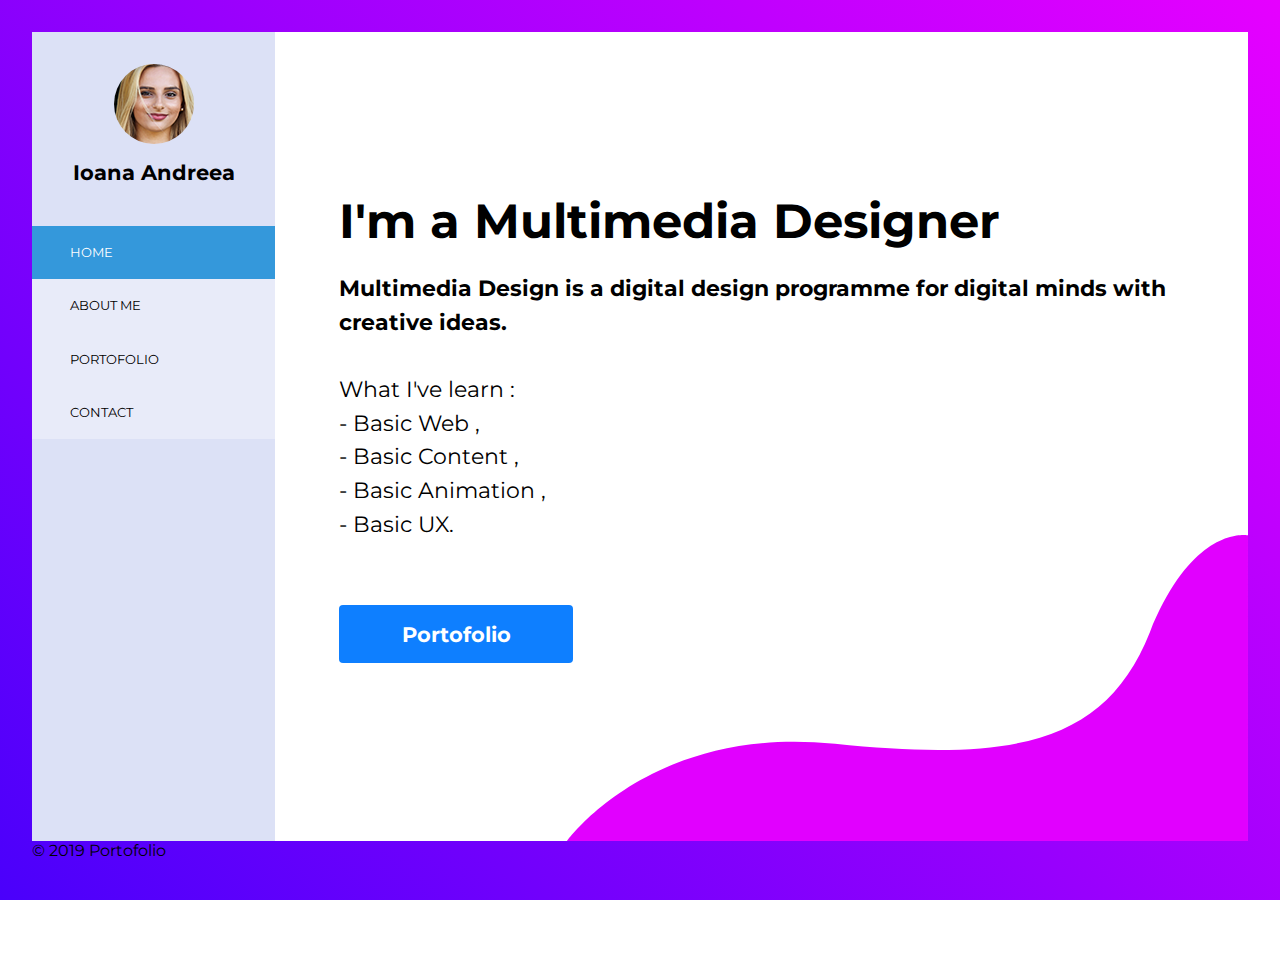
<file: index.html>
<!DOCTYPE html>
<html lang="en">
    <head>
    <title>Portofolio</title>
    <meta charset="utf-8">
    <meta name="viewport" content="width=device-width, initial-scale=1.0">
    <meta name="description" content="andreea's basic html page">
    <link rel="stylesheet" type="text/css" href="css/style.css">
        <link rel="icon" type="image/png" href="images/A.png">

</head>

<body>
    <aside>
    <figure>
        <div id="avatar"></div>
        <figcaption>Ioana Andreea</figcaption>
        </figure>
        
        <img id="menu" src="images/menu.svg" alt="menu">
        <nav>
        <ul>
            <li><a class="activee" href="index.html">Home</a></li>
             <li><a href="about.html">About me</a></li>
             <li><a href="portofolio.html">Portofolio</a></li>
             <li><a href="contact.html">Contact</a></li>
            </ul>
        </nav>
    </aside>
    
    <main>
    <h1>I'm a Multimedia Designer</h1>
        <p><b>Multimedia Design is a digital design programme for digital minds with creative ideas.</b>
            <br>
            <br>
What I've learn : <br> - Basic Web , <br> - Basic Content , <br> - Basic Animation , <br> - Basic UX. </p>
        
        <a href="portofolio.html" class="cta">Portofolio</a>
        
    </main>

    <footer>
        &copy; 2019 Portofolio 
    </footer>
    
    <script src="scripts/script.js"></script>
    
</body>
</html>
</file>
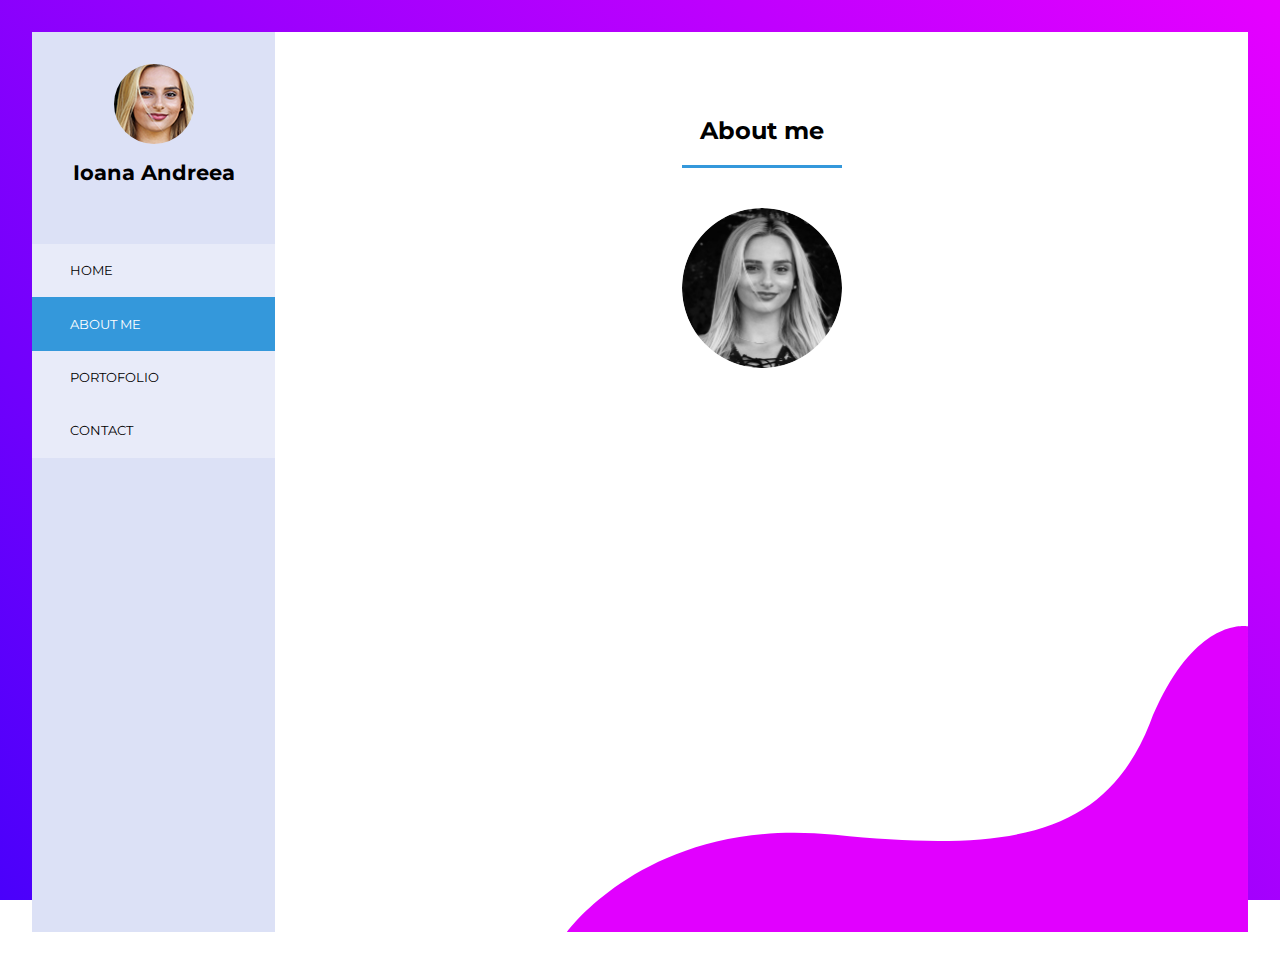
<file: about.html>
<!DOCTYPE html>
<html lang="en">
    <head>
    <title>Portofolio</title>
    <meta charset="utf-8">
    <meta name="viewport" content="width=device-width, initial-scale=1.0">
    <meta name="description" content="andreea's basic html page">
    <link rel="stylesheet" type="text/css" href="css/style.css">
        <link rel="icon" type="image/png" href="images/A.png">

</head>

<body>

    <aside>
        <figure>
            <div id="avatar"></div>
            <figcaption>Ioana Andreea</figcaption>
        </figure>

        <img id="menu" src="images/menu.svg" alt="menu">
        <nav>
            <ul>
                <li><a href="index.html">Home</a></li>
                <li><a class="activee" href="about.html">About me</a></li>
                <li><a href="portofolio.html">Portofolio</a></li>
                <li><a href="contact.html">Contact</a></li>
            </ul>
        </nav>
    </aside>

    <main>

    <div class="team-section">
        <h2>About me </h2>
        <span class="border"></span>
        <div class="ps">
            <a href="aboutinfo.html"><img src="images/p1.png" alt="Andreea"></a>
        </div>
    </div>
    
    </main>
    
    
    <script src="scripts/script.js"></script>

</body>
</html>
</file>
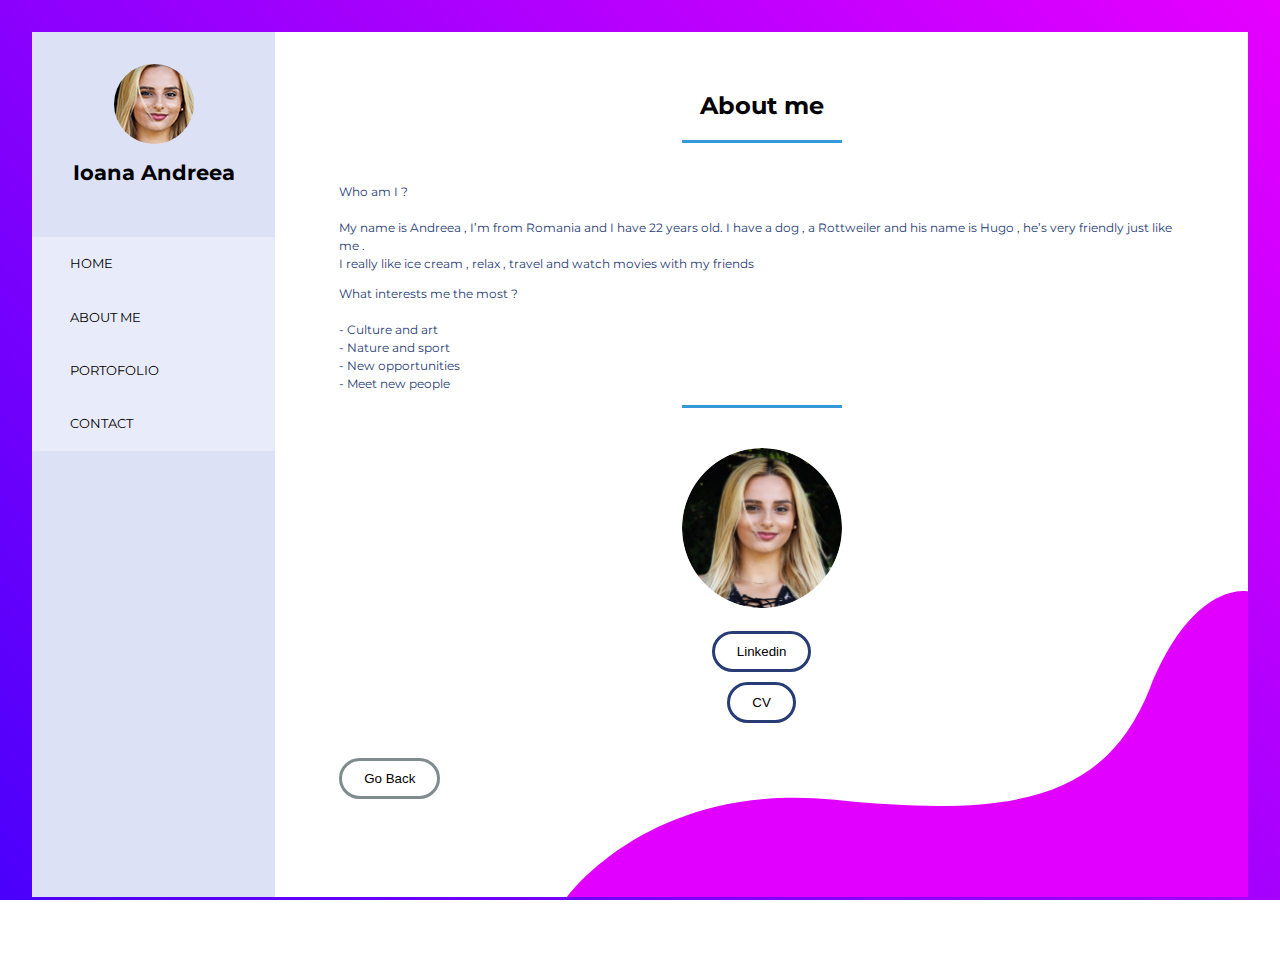
<file: aboutinfo.html>
<!DOCTYPE html>
<html lang="en">
    <head>
    <title>Portofolio</title>
    <meta charset="utf-8">
    <meta name="viewport" content="width=device-width, initial-scale=1.0">
    <meta name="description" content="andreea's basic html page">
    <link rel="stylesheet" type="text/css" href="css/style.css">
    <link rel="icon" type="image/png" href="images/A.png">

</head>

<body>

    <aside>
        <figure>
            <div id="avatar"></div>
            <figcaption>Ioana Andreea</figcaption>
        </figure>
        <img id="menu" src="images/menu.svg" alt="menu">
        <nav>
            <ul>
                <li><a href="index.html">Home</a></li>
                <li><a href="about.html">About me</a></li>
                <li><a href="portofolio.html">Portofolio</a></li>
                <li><a href="contact.html">Contact</a></li>
            </ul>
        </nav>
    </aside>



    <main>
        <div class="team-section">
            <h2 class="aboutinfo">About me </h2>


            <span class="border"></span>
            <p class="text"> Who am I ?<br><br>

                My name is Andreea , I’m from Romania and I have 22 years old.
                I have a dog , a Rottweiler and his name is Hugo , he’s very friendly just like me .<br>
                I really like ice cream , relax , travel and watch movies with my friends
            </p>
            <p class="text">
                What interests me the most ?
                <br>
                <br>
                - Culture and art<br>
                - Nature and sport<br>
                - New opportunities<br>
                - Meet new people<br>
            </p>

            <div class="team-section">
                <span class="border"></span>
                <div class="psi">
                    <a href="#"><img src="images/p1.png" alt="Andreea"></a>

                </div>
                <br>
                <form action="https://www.linkedin.com/in/ioana-andreea-mihai-49b879151/" target="_blank" method="get">
                    <button class="buttonabout">Linkedin</button></form>

                <form action="CV.pdf" target="_blank" method="get"><button class="buttonabout">CV</button></form>



            </div>

            <button class="back" onclick="goBack()">Go Back</button>
        </div>
    </main>

    <footer></footer>

    <script src="scripts/script.js"></script>

</body>
</html>
</file>
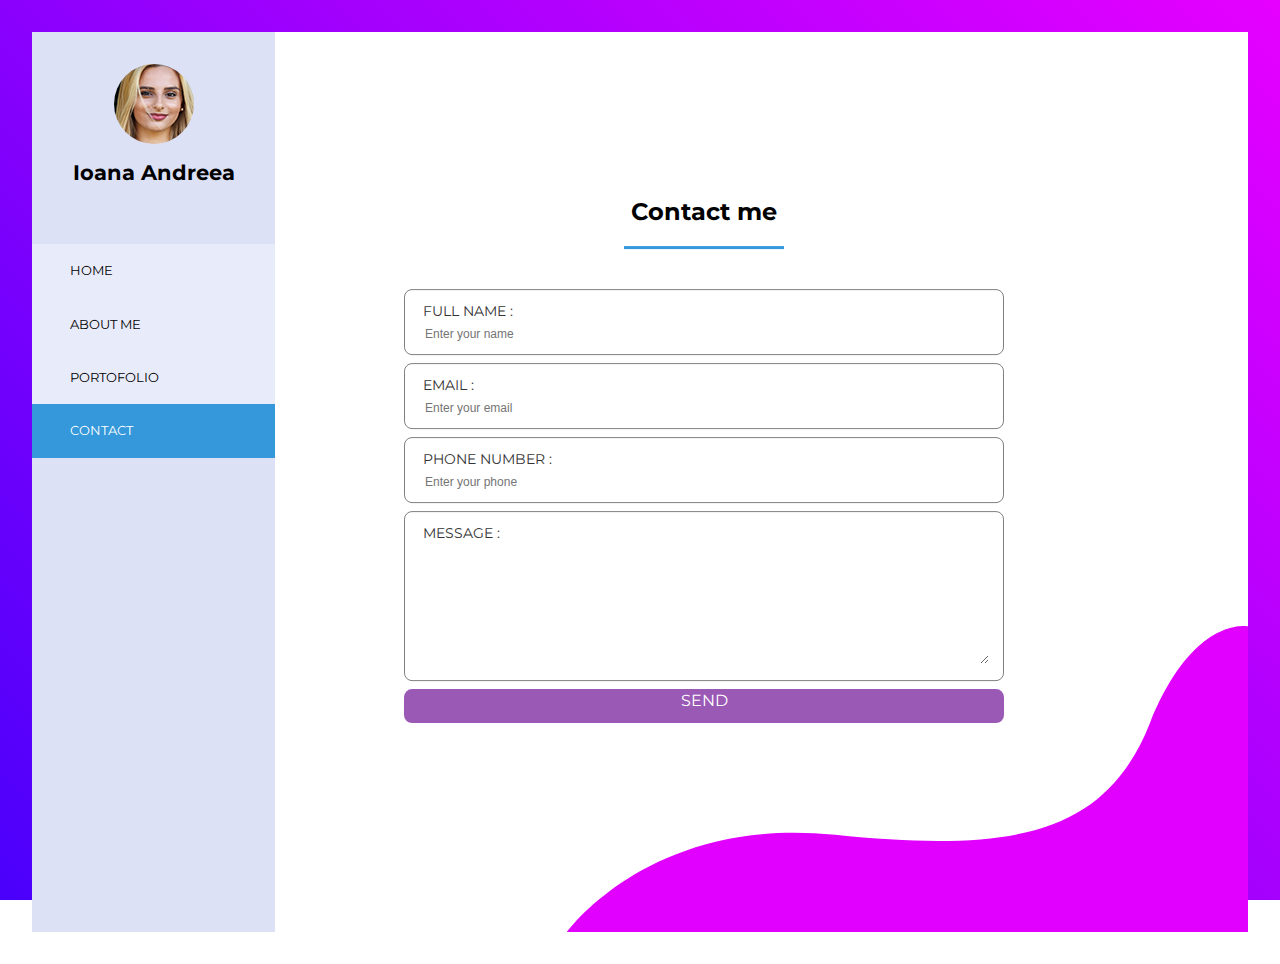
<file: contact.html>
<!DOCTYPE html>
<html lang="en">
    <head>
    <title>Portofolio</title>
    <meta charset="utf-8">
    <meta name="viewport" content="width=device-width, initial-scale=1.0">
    <meta name="description" content="andreea's basic html page">
    <link rel="stylesheet" type="text/css" href="css/style.css">
        <link rel="icon" type="image/png" href="images/A.png">

</head>

<body>
    <aside>
    <figure>
        <div id="avatar"></div>
        <figcaption>Ioana Andreea</figcaption>
        </figure>
        
        <img id="menu" src="images/menu.svg" alt="menu" >
        <nav>
        <ul>
            <li><a href="index.html">Home</a></li>
             <li><a href="about.html">About me</a></li>
             <li><a href="portofolio.html">Portofolio</a></li>
             <li><a class="activee" href="contact.html">Contact</a></li>
            </ul>
        </nav>
    </aside>
    

  <main>
    <div class="contact-form">
        <h2>Contact me</h2>
         <span class="border"></span>
        
        <div class="txtb">
        <label>Full name :</label>
        <input type="text" name="txt" value="" placeholder="Enter your name">
        </div>
        
         <div class="txtb">
        <label>Email :</label>
        <input type="email" name="eml" value="" placeholder="Enter your email">
        </div>
        
        
         <div class="txtb">
        <label>Phone number :</label>
        <input type="number" name="nr" value="" placeholder="Enter your phone" >
        </div>
        
         <div class="txtb">
        <label>Message :</label>
        <textarea name="name" rows="8" cols="80"></textarea>
        </div>
        
        <a onclick="send()" class="btn">Send</a>
        
        </div>
      
</main>
    

    
    <script src="scripts/script.js"></script>
    
</body>
</html>
</file>
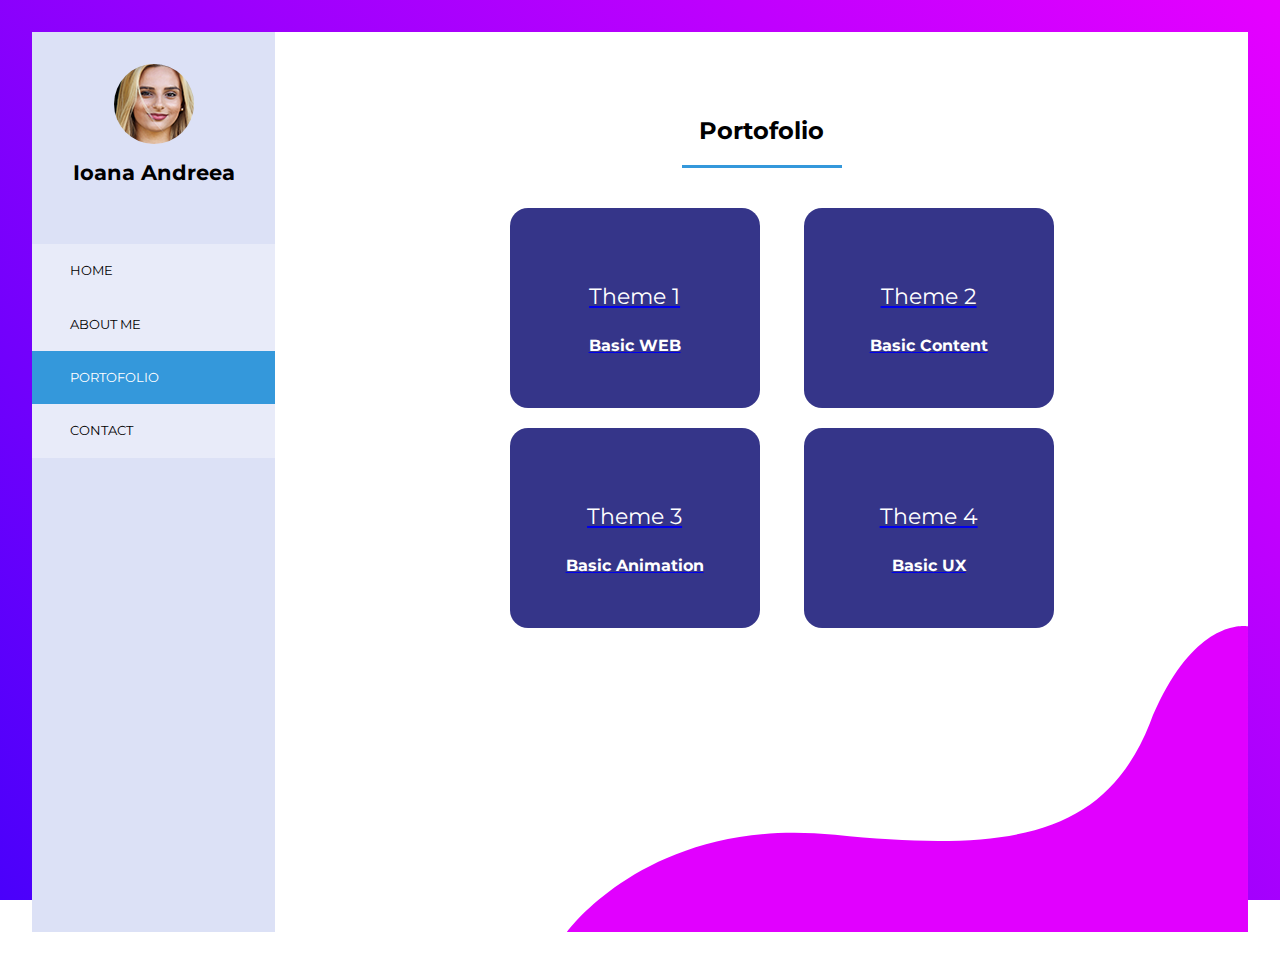
<file: portofolio.html>
<!DOCTYPE html>
<html lang="en">

<head>
    <title>Portofolio</title>
    <meta charset="utf-8">
    <meta name="viewport" content="width=device-width, initial-scale=1.0">
    <meta name="description" content="andreea's basic html page">
    <link rel="stylesheet" type="text/css" href="css/style.css">
    <link rel="icon" type="image/png" href="images/A.png">

</head>

<body>

    <aside>
        <figure>
            <div id="avatar"></div>
            <figcaption>Ioana Andreea</figcaption>
        </figure>

        <img id="menu" src="images/menu.svg" alt="menu">
        <nav>
            <ul>
                <li><a href="index.html">Home</a></li>
                <li><a href="about.html">About me</a></li>
                <li><a class="activee" href="portofolio.html">Portofolio</a></li>
                <li><a href="contact.html">Contact</a></li>
            </ul>
        </nav>
    </aside>


    <main>
        <div class="team-section">
            <h2>Portofolio</h2>
            <span class="border"></span>

            <div class="row">
                <a href="portofolio_web.html">
                    <div class="zoom">
                        <p>Theme 1</p><b>Basic WEB</b>
                    </div>
                </a>
            </div>

            <div class="row">
                <a href="portofolio_content.html">
                    <div class="zoom">
                        <p>Theme 2</p><b>Basic Content</b>
                    </div>
                </a>
            </div>

            <div class="row">
                <a href="portofolio_animation.html">
                    <div class="zoom">
                        <p>Theme 3</p><b>Basic Animation</b>
                    </div>
                </a>
            </div>
            <div class="row">
                <a href="portofolio_ux.html">
                    <div class="zoom">
                        <p>Theme 4</p><b>Basic UX</b>
                    </div>
                </a>
            </div>
        </div>
    </main>

    <script src="scripts/script.js"></script>

</body>

</html>
</file>
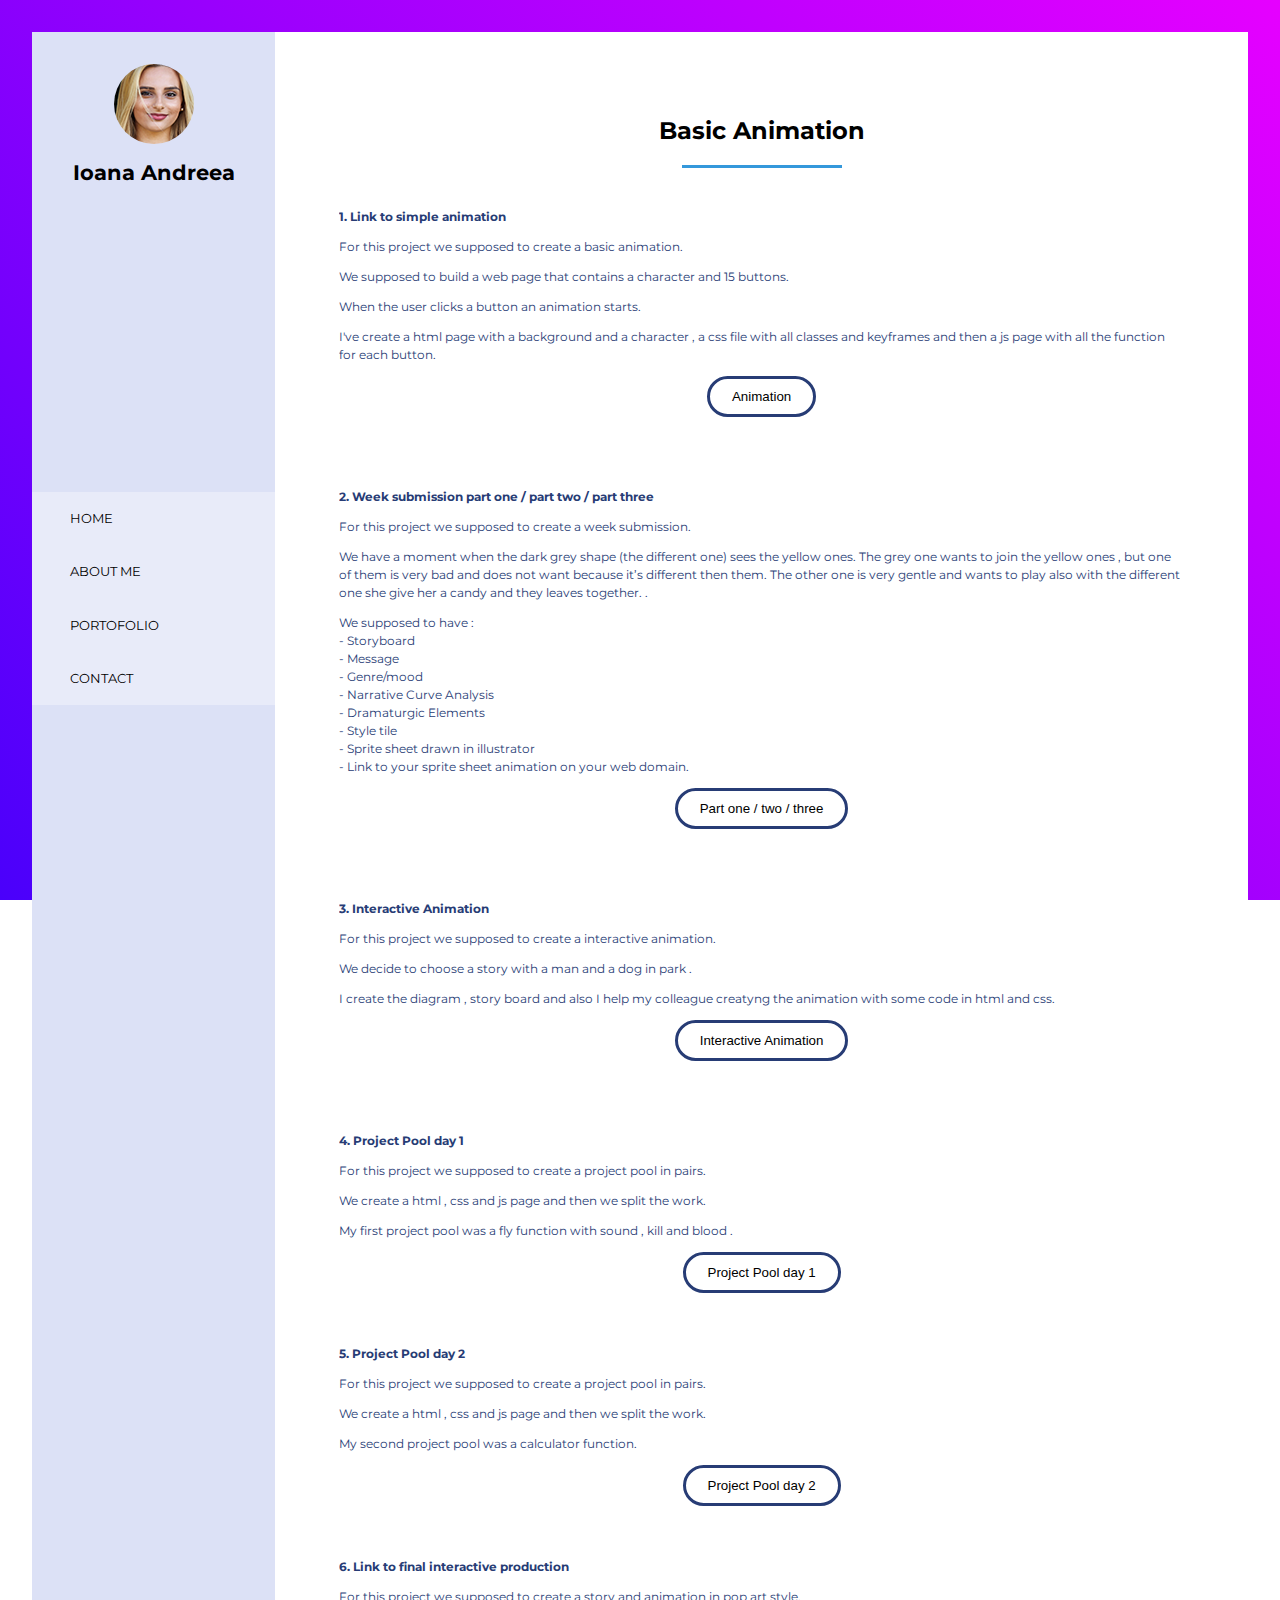
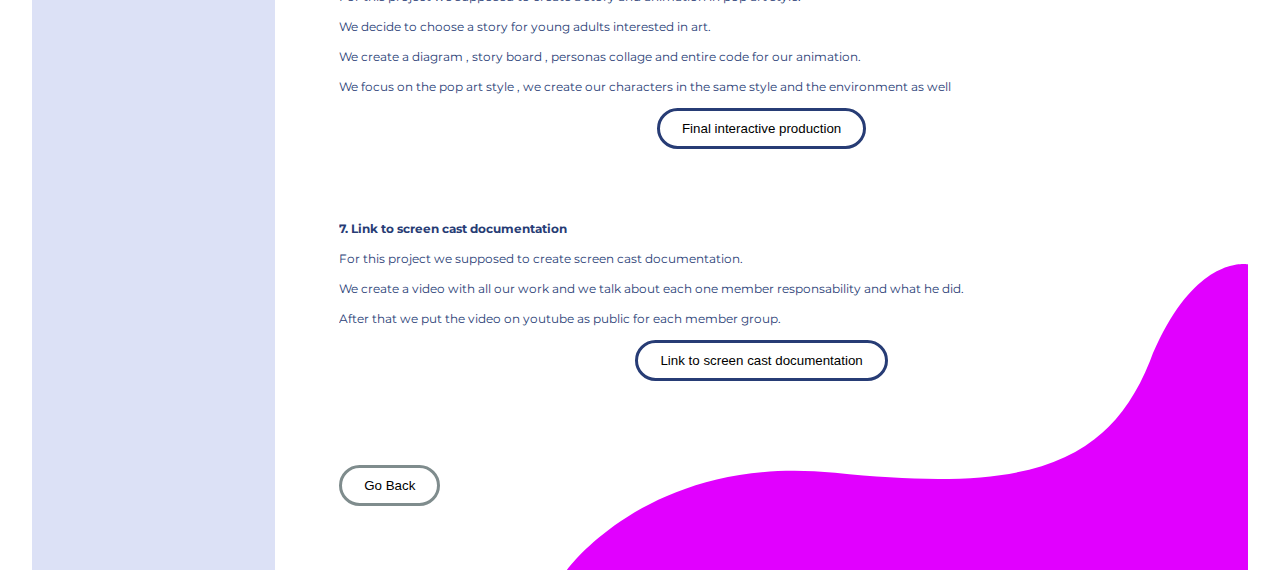
<file: portofolio_animation.html>
<!DOCTYPE html>
<html lang="en">

<head>
    <title>Portofolio</title>
    <meta charset="utf-8">
    <meta name="viewport" content="width=device-width, initial-scale=1.0">
    <meta name="description" content="andreea's basic html page">
    <link rel="stylesheet" type="text/css" href="css/style.css">
    <link rel="icon" type="image/png" href="images/A.png">

</head>

<body>

    <aside>
        <figure>
            <div id="avatar"></div>
            <figcaption>Ioana Andreea</figcaption>
        </figure>

        <img id="menu" src="images/menu.svg" alt="menu">
        <nav>
            <ul>
                <li><a href="index.html">Home</a></li>
                <li><a href="about.html">About me</a></li>
                <li><a href="portofolio.html">Portofolio</a></li>
                <li><a href="contact.html">Contact</a></li>
            </ul>
        </nav>
    </aside>


    <main>
        <div class="team-section">
            <h2>Basic Animation</h2>
            <span class="border"></span>
            <div>
                <p class="text"><b>1. Link to simple animation</b></p>
                <p class="text">For this project we supposed to create a basic animation. </p>

                <p class="text">We supposed to build a web page that contains a character and 15 buttons.</p>

                <p class="text">When the user clicks a button an animation starts.</p>
                <p class="text">I've create a html page with a background and a character , a css file with all classes and keyframes and then a js page with all the function for each button.</p>
           
                <form action="http://itandreea.dk/BasicAnimation/" target="_blank" method="get">
            <button class="buttonInfo">Animation</button></form>
            </div>
            
            <br>
            <div>
                <p class="text"><b>2. Week submission part one / part two / part three</b></p>
                <p class="text">For this project we supposed to create a week submission. </p>

                <p class="text"> We have a moment when the dark grey shape
                    (the different one) sees the yellow ones.
                    The grey one wants to join the yellow ones ,
                    but one of them is very bad and does not want
                    because it’s different then them.
                    The other one is very gentle and wants to play
                    also with the different one she give her a candy
                    and they leaves together. .</p>

                <p class="text">We supposed to have :<br>
                   - Storyboard<br>
                   - Message<br>
                   - Genre/mood<br>
                   - Narrative Curve Analysis <br>
                   - Dramaturgic Elements <br>
                   - Style tile <br>
                   - Sprite sheet drawn in illustrator<br>
                   - Link to your sprite sheet animation on your web domain.</p>

                <form action="Storytelling.pdf" target="_blank" method="get">
<button class="buttonInfo">Part one / two / three</button></form>
            </div>
            <br>

            <div>
                <p class="text"><b>3. Interactive Animation</b></p>
                <p class="text">For this project we supposed to create a interactive animation. </p>

                <p class="text"> We decide to choose a story with a man and a dog in park .</p>

                <p class="text">I create the diagram , story board and also I help my colleague creatyng the animation with some code in html and css.</p>

              <form action="http://valentin99dumitrache.dx.am/animations2/" target="_blank" method="get"> <button class="buttonInfo">Interactive Animation</button></form>
            </div>
<br>
            <div>
                <p class="text"><b>4. Project Pool day 1 </b></p>
                <p class="text">For this project we supposed to create a project pool in pairs. </p>

                <p class="text">We create a html , css and js page and then we split the work.</p>

                <p class="text">My first project pool was a  fly function with sound , kill and blood .</p>

                
<form action="http://itandreea.dk/ProjectPool-1/" target="_blank" method="get"><button class="buttonInfo">Project Pool day 1</button></form>
            </div>

            <div>
                <p class="text"><b>5. Project Pool day 2</b></p>
               <p class="text">For this project we supposed to create a project pool in pairs. </p>

                <p class="text">We create a html , css and js page and then we split the work.</p>

                <p class="text">My second project pool was a calculator function.</p>

<form action="http://itandreea.dk/ProjectPool-2/" target="_blank" method="get"><button class="buttonInfo">Project Pool day 2</button></form>
            </div>

            <div>
                <p class="text"><b>6. Link to final interactive production</b></p>
                 <p class="text">For this project we supposed to create a story and animation in pop art style. </p>

                <p class="text"> We decide to choose a story for young adults interested in art.</p>

                <p class="text">We create a diagram , story board , personas collage and entire code for our animation.</p>

                <p class="text">We focus on the pop art style , we create our characters in the same style and the environment as well</p>
                
                <form action="group07_finalinteractiveprod.pdf" target="_blank" method="get"><button class="buttonInfo">Final interactive production </button></form>
            </div>
<br>
            
            <div>
                <p class="text"><b>7. Link to screen cast documentation</b></p>
                <p class="text">For this project we supposed to create screen cast documentation. </p>

                <p class="text">We create a video with all our work and we talk about each one member responsability and what he did.</p>

                <p class="text">After that we put the video on youtube as public for each member group.</p>
<form action="screencast.pdf" target="_blank" method="get"><button class="buttonInfo">Link to screen cast documentation</button></form>
            </div>
            <br>

        </div>
        <button class="back" onclick="goBack()">Go Back</button>
    </main>

    <footer></footer>
    <script src="scripts/script.js"></script>

</body>

</html>
</file>
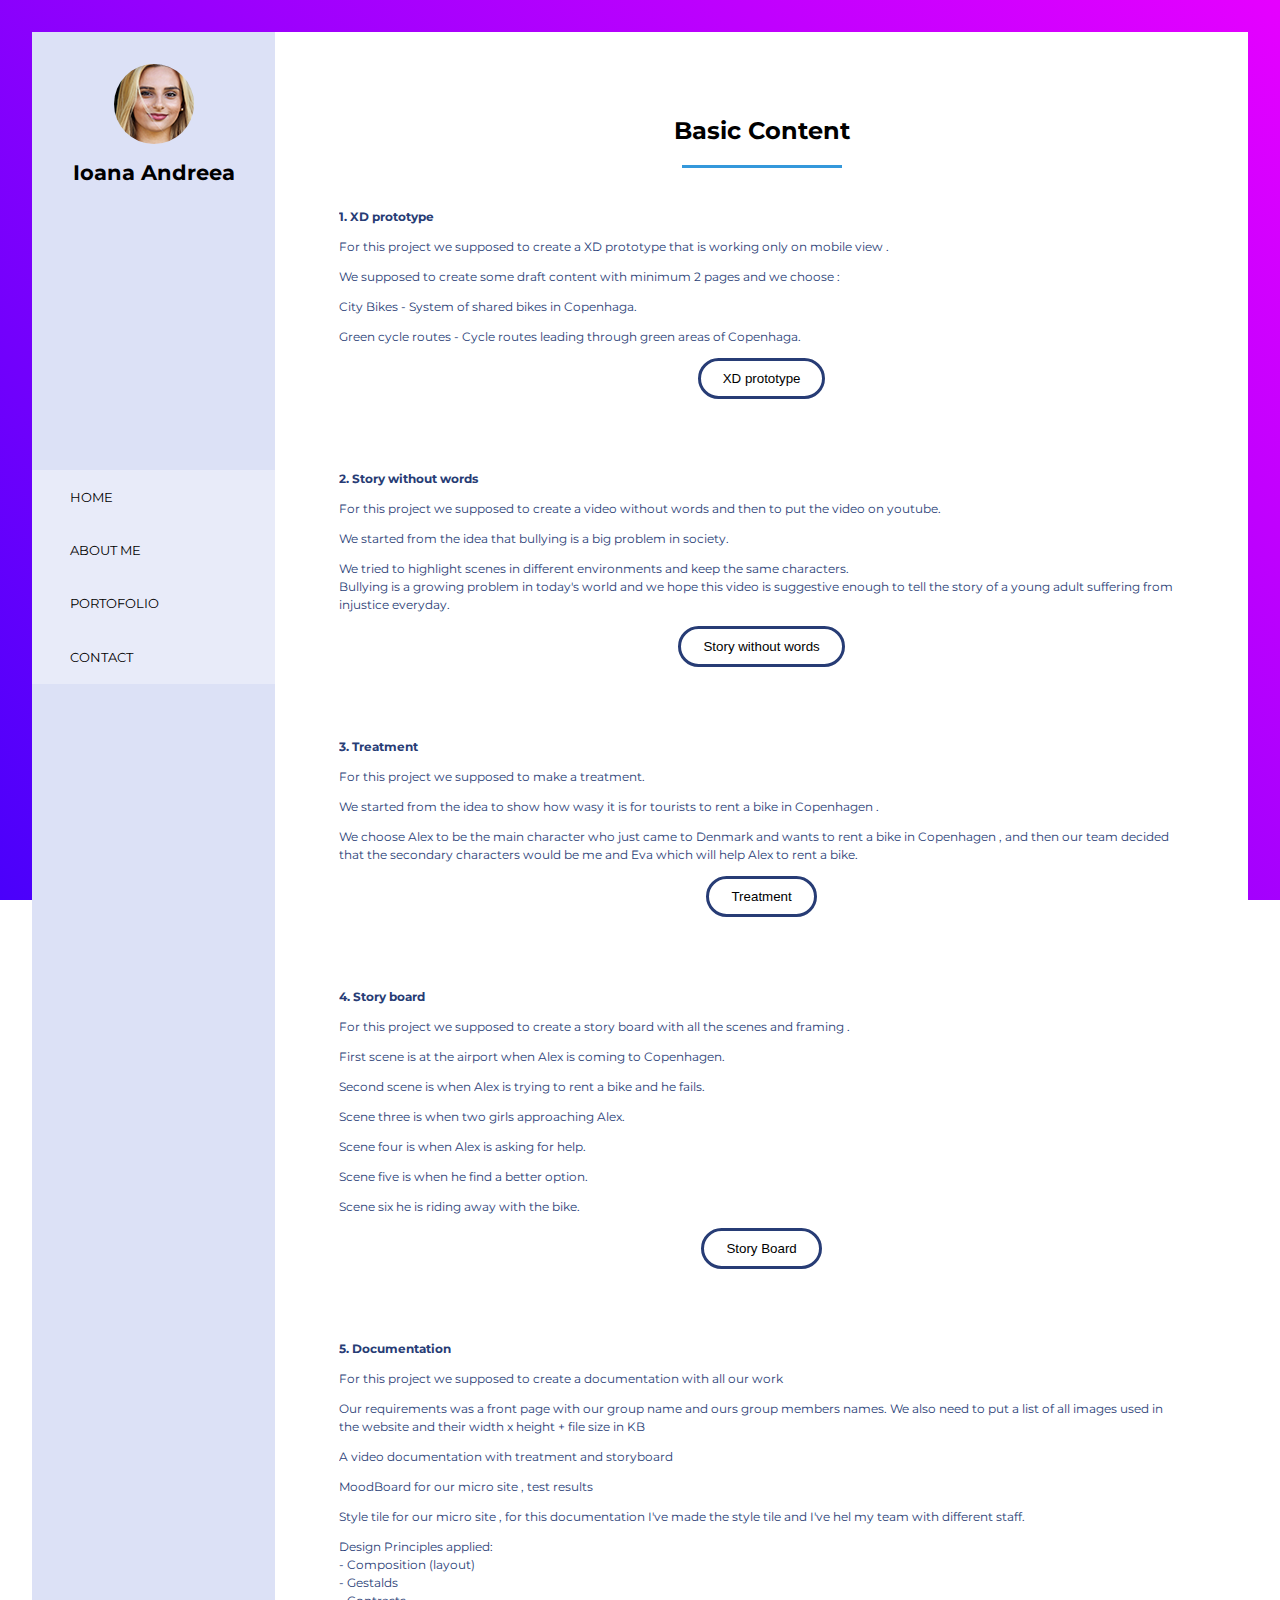
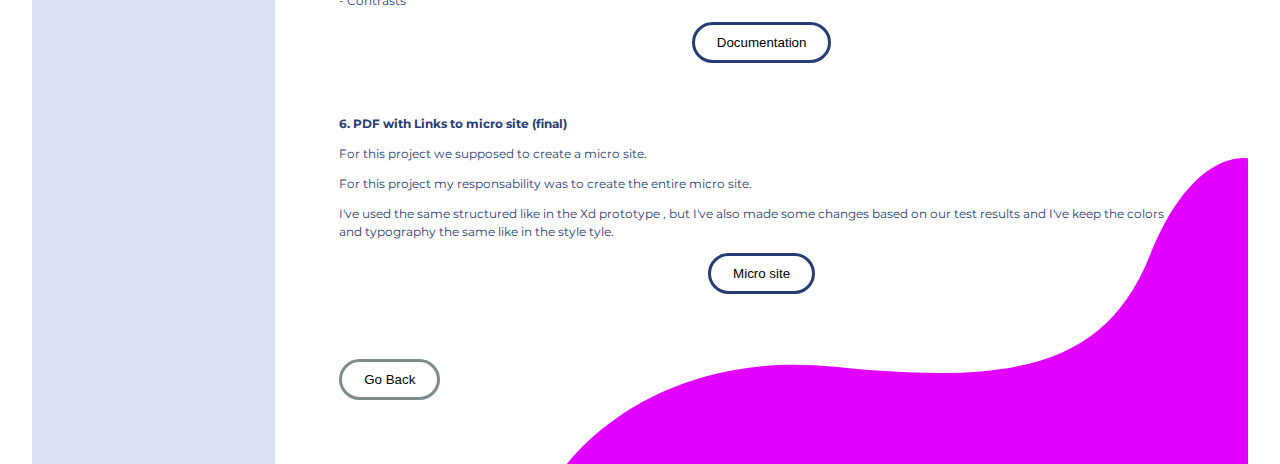
<file: portofolio_content.html>
<!DOCTYPE html>
<html lang="en">

<head>
    <title>Portofolio</title>
    <meta charset="utf-8">
    <meta name="viewport" content="width=device-width, initial-scale=1.0">
    <meta name="description" content="andreea's basic html page">
    <link rel="stylesheet" type="text/css" href="css/style.css">
    <link rel="icon" type="image/png" href="images/A.png">

</head>

<body>

    <aside>
        <figure>
            <div id="avatar"></div>
            <figcaption>Ioana Andreea</figcaption>
        </figure>

        <img id="menu" src="images/menu.svg" alt="menu">
        <nav>
            <ul>
                <li><a href="index.html">Home</a></li>
                <li><a href="about.html">About me</a></li>
                <li><a href="portofolio.html">Portofolio</a></li>
                <li><a href="contact.html">Contact</a></li>
            </ul>
        </nav>
    </aside>


    <main>
        <div class="team-section">
            <h2>Basic Content</h2>
            <span class="border"></span>
            <div>
                <p class="text"><b>1. XD prototype</b></p>
                <p class="text">For this project we supposed to create a XD prototype that is working only on mobile view . </p>

                <p class="text"> We supposed to create some draft content with minimum 2 pages and we choose : </p>

                <p class="text"> City Bikes - System of shared bikes in Copenhaga.</p>

                <p class="text"> Green cycle routes - Cycle routes leading through green areas of Copenhaga. </p>

                <form action="https://xd.adobe.com/view/2876537c-3c8b-43c4-65c8-f6dcb0dc823b-5e47/" target="_blank" method="get">
                    <button class="buttonInfo">XD prototype</button></form>
            </div>
            <br>

            <div>
                <p class="text"><b>2. Story without words</b></p>
                <p class="text">For this project we supposed to create a video without words and then to put the video on youtube. </p>

                <p class="text"> We started from the idea that bullying is a big problem in society.</p>

                <p class="text">We tried to highlight scenes in different environments and keep the same characters.<br>Bullying is a growing problem in today's world and we hope this video is suggestive enough to tell the story of a young adult suffering from injustice everyday.</p>

                <form action="storywithoutwords.pdf" target="_blank" method="get">
                    <button class="buttonInfo">Story without words</button></form>
            </div>
            <br>

            <div>
                <p class="text"><b>3. Treatment</b></p>
                <p class="text">For this project we supposed to make a treatment. </p>

                <p class="text"> We started from the idea to show how wasy it is for tourists to rent a bike in Copenhagen .</p>

                <p class="text">We choose Alex to be the main character who just came to Denmark and wants to rent a bike in Copenhagen , and then our team decided that the secondary characters would be me and Eva which will help Alex to rent a bike.</p>

                <form action="Treatment-groupnr1.pdf" target="_blank" method="get"><button class="buttonInfo">Treatment</button></form>
            </div>
            <br>

            <div>
                <p class="text"><b>4. Story board</b></p>
                <p class="text">For this project we supposed to create a story board with all the scenes and framing . </p>

                <p class="text">First scene is at the airport when Alex is coming to Copenhagen.</p>
                <p class="text">Second scene is when Alex is trying to rent a bike and he fails.</p>
                <p class="text">Scene three is when two girls approaching Alex.</p>
                <p class="text">Scene four is when Alex is asking for help.</p>
                <p class="text">Scene five is when he find a better option.</p>
                <p class="text">Scene six he is riding away with the bike.</p>

                <form action="jpg2pdf.pdf" target="_blank" method="get">
                    <button class="buttonInfo">Story Board</button></form>
            </div>
            <br>
            <div>
                <p class="text"><b>5. Documentation</b></p>
                <p class="text">For this project we supposed to create a documentation with all our work </p>

                <p class="text">Our requirements was a front page with our group name and ours group members names.
                    We also need to put a list of all images used in the website and their width x height + file size in KB</p>

                <p class="text">A video documentation with treatment and storyboard</p>
                <p class="text">MoodBoard for our micro site , test results</p>
                <p class="text">Style tile for our micro site , for this documentation I've made the style tile and I've hel my team with different staff.</p>
                <p class="text">Design Principles applied:<br>
                    - Composition (layout)<br>
                    - Gestalds<br>
                    - Contrasts
                </p>

                <form action="Groupnr1Documentation.pdf" target="_blank" method="get"><button class="buttonInfo">Documentation</button></form>
            </div>

            <div>
                <p class="text"><b>6. PDF with Links to micro site (final)</b></p>
                <p class="text">For this project we supposed to create a micro site. </p>

                <p class="text">For this project my responsability was to create the entire micro site.</p>

                <p class="text">I've used the same structured like in the Xd prototype , but I've also made some changes based on our test results and I've keep the colors and typography the same like in the style tyle.</p>

                <form action="Groupnr1.pdf" target="_blank" method="get">
                    <button class="buttonInfo">Micro site </button></form>
            </div>

        </div>
        <button class="back" onclick="goBack()">Go Back</button>
    </main>
    <footer></footer>
    <script src="scripts/script.js"></script>

</body>

</html>
</file>
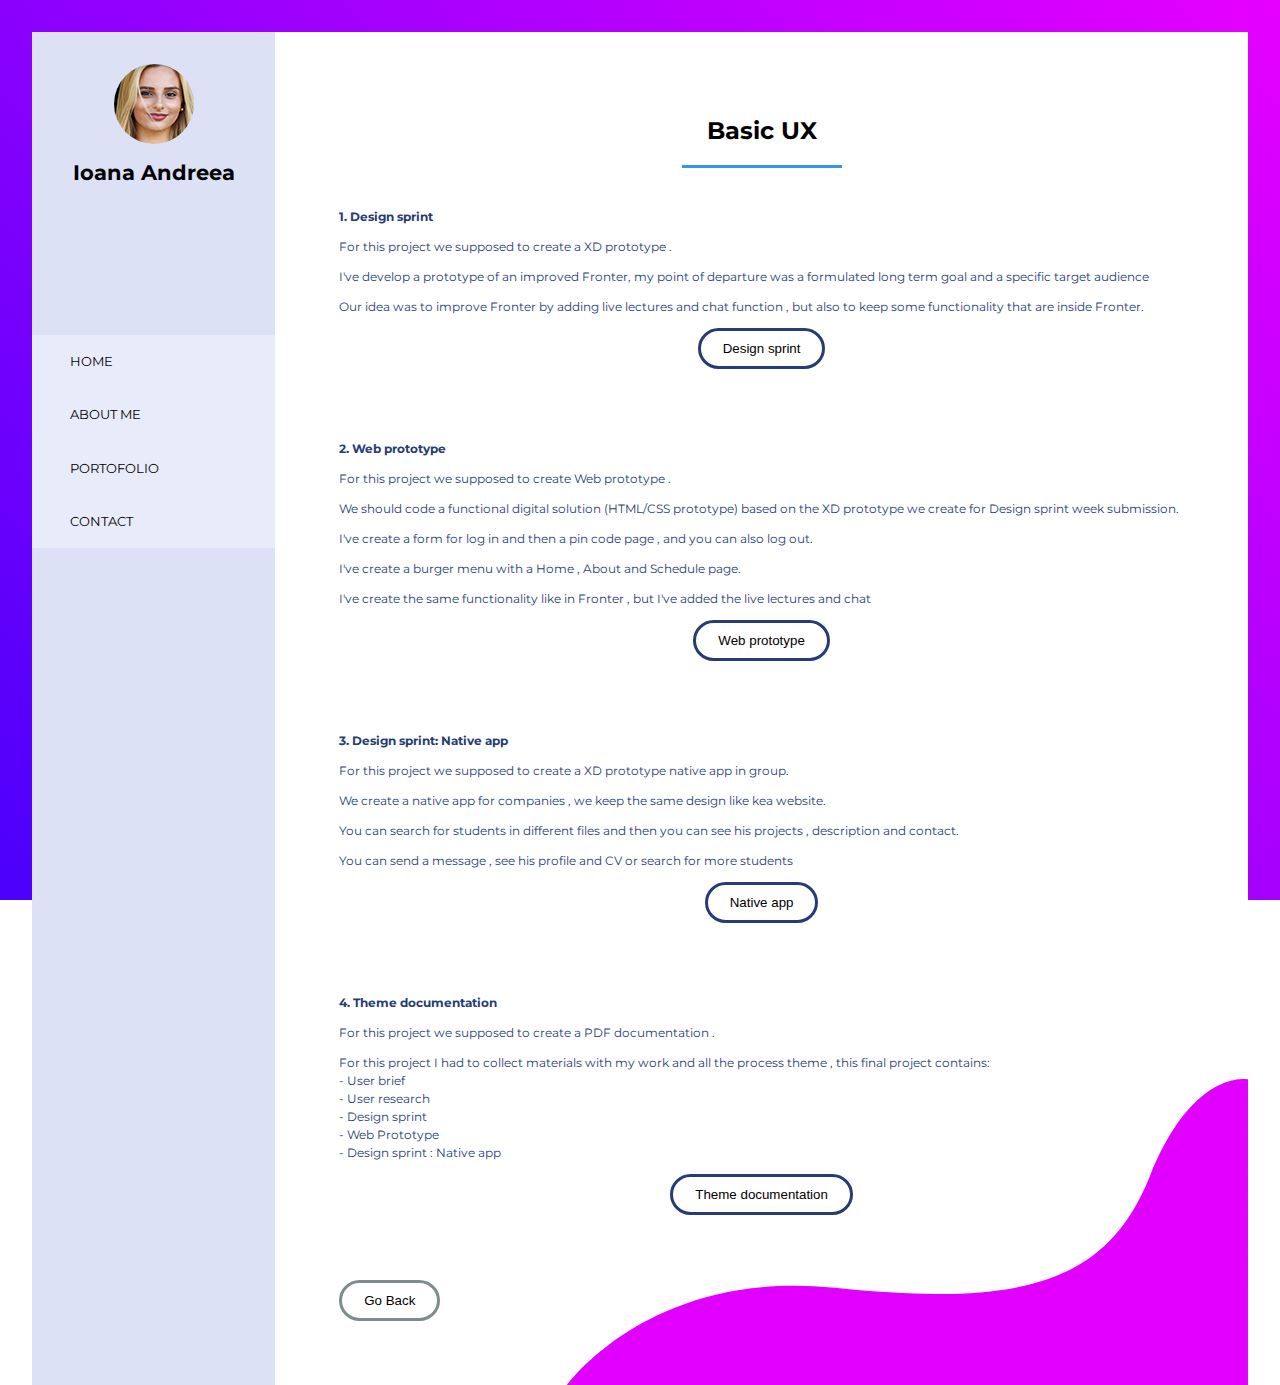
<file: portofolio_ux.html>
<!DOCTYPE html>
<html lang="en">

<head>
    <title>Portofolio</title>
    <meta charset="utf-8">
    <meta name="viewport" content="width=device-width, initial-scale=1.0">
    <meta name="description" content="andreea's basic html page">
    <link rel="stylesheet" type="text/css" href="css/style.css">
    <link rel="icon" type="image/png" href="images/A.png">

</head>

<body>

    <aside>
        <figure>
            <div id="avatar"></div>
            <figcaption>Ioana Andreea</figcaption>
        </figure>

        <img id="menu" src="images/menu.svg" alt="menu">
        <nav>
            <ul>
                <li><a href="index.html">Home</a></li>
                <li><a href="about.html">About me</a></li>
                <li><a href="portofolio.html">Portofolio</a></li>
                <li><a href="contact.html">Contact</a></li>
            </ul>
        </nav>
    </aside>


    <main>
        <div class="team-section">
            <h2>Basic UX</h2>
            <span class="border"></span>
            <div>
                <p class="text"><b>1. Design sprint</b></p>
                <p class="text">For this project we supposed to create a XD prototype . </p>

                <p class="text"> I've develop a prototype of an improved Fronter, my point of departure was a formulated long term goal and a specific target audience</p>

                <p class="text">Our idea was to improve Fronter by adding live lectures and chat function , but also to keep some functionality that are inside Fronter.</p>

                <form action="https://xd.adobe.com/view/0ea5c31c-0626-4b2e-507a-a7d6e72187b4-7894/" target="_blank" method="get"><button class="buttonInfo">Design sprint</button></form>
            </div>
            <br>
            <div>
                <p class="text"><b>2. Web prototype</b></p>
                <p class="text">For this project we supposed to create Web prototype . </p>

                <p class="text">We should code a functional digital solution (HTML/CSS prototype) based on the XD prototype we create for Design sprint week submission.</p>

                <p class="text">I've create a form for log in and then a pin code page , and you can also log out.</p>

                <p class="text">I've create a burger menu with a Home , About and Schedule page.</p>

                <p class="text">I've create the same functionality like in Fronter , but I've added the live lectures and chat</p>


                <form action="http://itandreea.dk/Webprototype/register.html" target="_blank" method="get"><button class="buttonInfo">Web prototype</button></form>
            </div>
            <br>

            <div>
                <p class="text"><b>3. Design sprint: Native app</b></p>
                <p class="text">For this project we supposed to create a XD prototype native app in group.</p>

                <p class="text"> We create a native app for companies , we keep the same design like kea website.</p>

                <p class="text">You can search for students in different files and then you can see his projects , description and contact.</p>

                <p class="text">You can send a message , see his profile and CV or search for more students</p>


                <form action="https://xd.adobe.com/view/db99b92a-b032-4e10-6184-1f05c396f568-ada8/" target="_blank" method="get"><button class="buttonInfo">Native app</button></form>
            </div>
            <br>

            <div>
                <p class="text"><b>4. Theme documentation</b></p>
                <p class="text">For this project we supposed to create a PDF documentation . </p>

                <p class="text">For this project I had to collect materials with my work and all the process theme , this final project contains: <br>
                    - User brief<br>
                    - User research<br>
                    - Design sprint<br>
                    - Web Prototype<br>
                    - Design sprint : Native app
                </p>

                <form action="Documentation.pdf" target="_blank" method="get"><button class="buttonInfo">Theme documentation</button></form>
            </div>


        </div>
        <button class="back" onclick="goBack()">Go Back</button>
    </main>

    <footer></footer>
    <script src="scripts/script.js"></script>

</body>

</html>
</file>
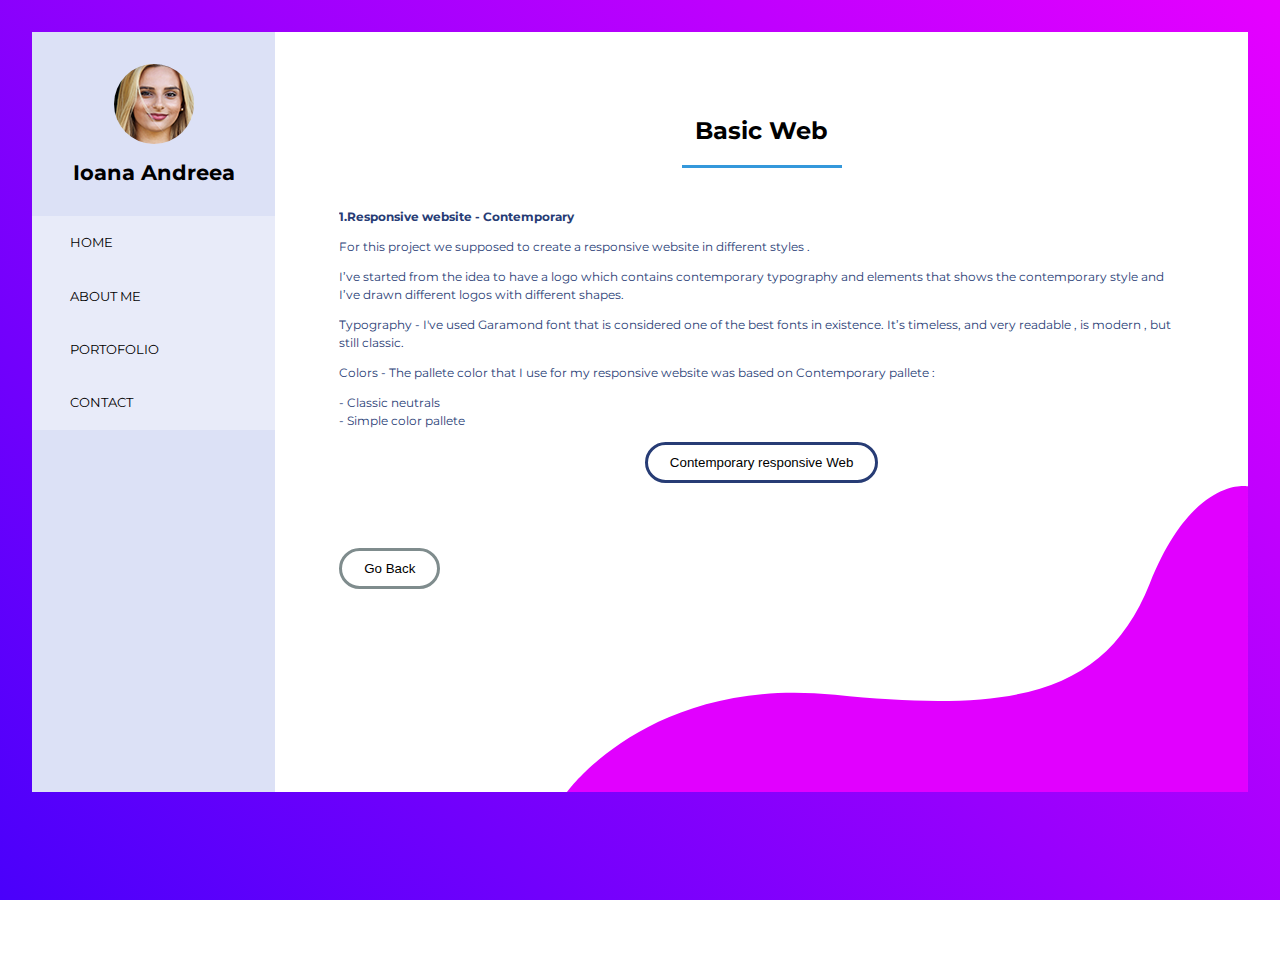
<file: portofolio_web.html>
<!DOCTYPE html>
<html lang="en">
    <head>
    <title>Portofolio</title>
    <meta charset="utf-8">
    <meta name="viewport" content="width=device-width, initial-scale=1.0">
    <meta name="description" content="andreea's basic html page">
    <link rel="stylesheet" type="text/css" href="css/style.css">
        <link rel="icon" type="image/png" href="images/A.png"> 

</head>

<body>
    
    <aside> 
        <figure>
            <div id="avatar"></div>
            <figcaption>Ioana Andreea</figcaption>
        </figure>

        <img id="menu" src="images/menu.svg" alt="menu">
        <nav>
            <ul>
                <li><a href="index.html">Home</a></li>
                <li><a href="about.html">About me</a></li>
                <li><a href="portofolio.html">Portofolio</a></li>
                <li><a href="contact.html">Contact</a></li>
            </ul>
        </nav>
    </aside>


    <main>
        <div class="team-section">
            <h2>Basic Web</h2>
            <span class="border"></span>

            <p class="text"><b>1.Responsive website - Contemporary</b></p>
            <p class="text">For this project we supposed to create a responsive website in different styles . </p>

            <p class="text"> I’ve started from the idea to have a logo which contains contemporary typography and elements that shows the contemporary style and I’ve drawn different logos with different shapes.</p>

            <p class="text">Typography - I've used Garamond font that is considered one of the best fonts in existence. It’s timeless, and very readable , is modern , but still classic.</p>

            <p class="text">Colors - The pallete color that I use for my responsive website was based on Contemporary pallete : </p>
            <p class="text"> - Classic neutrals<br>
                - Simple color pallete<br></p>

<form action="http://itandreea.dk/kea_mobile/01-web/responsive01/index.html" target="_blank" method="get">
           <button class="buttonInfo">Contemporary responsive Web</button></form>
        </div>
           <button class="back" onclick="goBack()">Go Back</button>
    </main>

    <footer></footer>
    
    <script src="scripts/script.js"></script>

</body>
</html>
</file>
<file: css/style.css>
/* I've used Google fonts*/
@import url('https://fonts.googleapis.com/css?family=Montserrat:400,700');

body,
html {
    height: 100%;
    margin: 0;
    font-family: 'Montserrat', sans-serif;
}

/* I've used Ultimate CSS Gradient Generator for the background */
body {
    background: #4a00fb;
    /* Old browsers */
    background: -moz-linear-gradient(45deg, #4a00fb 0%, #e600ff 100%);
    /* FF3.6-15*/
    background: -webkit-linear-gradient(45deg, #4a00fb 0%, #e600ff 100%);
    /* Chrome10-25,Safari5.1-6 */
    background: linear-gradient(45deg, #4a00fb 0%, #e600ff 100%);
    /* W3C, IE10+, FF16+, Chrome26+, Opera12+, Safari7+ */
    filter: progid:DXImageTransform.Microsoft.gradient(startColorstr='#4a00fb', endColorstr='#e600ff', GradientType=1);
    /* IE6-9 fallback on horizontal gradient */
    background-repeat: no-repeat;
    background-attachment: fixed;
}

 /*  Aside */
aside {
    color: #fff;
   display: grid;
    grid-template-columns: auto 40px;
    padding: 2em;
}

#menu {
    width: 40px;
    cursor: pointer;
}

figure {
    margin: 0;
}

figcaption {
    font-size: 1.3em;
    font-weight: bold;
}

nav {
    background: #fff;
    z-index: 1;
}


.active {
    position: absolute;
    display: block;
    background: #fff;
    width: 50%;
    left: 0;
    top: 0;
    height: 100%;
}


li a:hover:not(.activee) {
    background-color: #ced6e0;
}

li a.activee {
    color: white;
    background-color:#3498db;
}

ul {
    display: none;
    list-style-type: none;
    margin: 0;
    padding: 0;
}

ul li a {
    text-decoration: none;
    text-transform: uppercase;
    font-size: .8em;
    display: block;
    padding: 1.5em 3em;
    background-color: rgba(255, 255, 255, .35);
    color: #000;
}

ul li a:hover {
    background-color: #DCE1F6;
}

main {
    background: #fff;
    padding: 1em 1.4em;
}

h1 {
    margin: 0;
}

p {
    font-size: 1.1em;
    line-height: 1.5em;
}


.cta {
    display: block;
    color: #fff;
    background: #0E7FFF;
    text-decoration: none;
    padding: 8px 50px;
    font-size: 1.2em;
    text-align: center;
    font-weight: bold;
    border-radius: 4px;
    margin: 2em 0;
}

/* About me page ---->  background: #fff; padding: 60px; */
.team-section {
    overflow: hidden;
    text-align: center;

}

.team-section h1 {
    text-transform: uppercase;
    margin-bottom: 60px;
    color: #000;
    font-size: 40px;
}

.border {
    display: block;
    margin: auto;
    width: 160px;
    height: 3px;
    background: #3498db;
    margin-bottom: 40px;
}

.ps a {
    display: inline-block;
    margin: 0 30px;
    width: 160px;
    height: 160px;
    overflow: hidden;
    border-radius: 50%;
}

.ps a img {
    width: 100%;
    filter: grayscale(100%);
    transition: 0.4s all;
}

.ps a:hover > img {
    filter: none;
}

.psi a {
    display: inline-block;
    margin: 0 30px;
    width: 160px;
    height: 160px;
    overflow: hidden;
    border-radius: 50%;
}

.psi a img {
    width: 100%;
}



/* About me page ---->   width: 600px; */
.section {

    margin: auto;
    font-size: 20px;
    color: #000;
    text-align: justify;
    height: 0;
}

.section:target {
    height: auto;
}

.name {
    display: block;
    margin-bottom: 30px;
    text-align: center;
    text-transform: uppercase;
    font-size: 22px;
}

.buttonInfo {
    background-color: white;
    color: black;
    border: 3px solid #273c75;
    padding: 10px 22px;
    border-radius: 30px;
}

.buttonInfo:hover {
    background-color: #273c75;
    color: white;
}


/* Portofolio page  */

.zoom {
    box-sizing: border-box;
    padding: 50px 50px;
    background-color: #353589;
    transition: transform .2s;
    width: 250px;
    height: 200px;
    color: white;
    text-decoration: none;
    margin-bottom: 20px;
    margin-left: 40px;
    border-radius: 18px;
}

.zoom:hover {
    -ms-transform: scale(1.1);
    /* IE 9 */
    -webkit-transform: scale(1.1);
    /* Safari 3-8 */
    transform: scale(1.1);
}


/* Contact page */

.contact-form {
    width: 100%;
    max-width: 600px;

    background: #fff;
    text-align: center;
    font-family: "Montserrat", sans-serif;
}

.contact-form h1 {
    margin-top: 0;
    font-weight: 400;
}

.txtb {
    border: 1px solid gray;
    margin: 8px 0;
    padding: 12px 18px;
    border-radius: 8px;
}

.txtb label {
    display: block;
    text-align: left;
    color: #333;
    text-transform: uppercase;
    font-size: 14px;
}

.txtb input,
.txtb textarea {
    width: 100%;
    border: none;
    background: none;
    outline: none;
    font-size: 12px;
    margin-top: 6px;
}

.btn {
    display: block;
    background: #9b59b6;
    padding: 2px 0;
    color: #fff;
    text-transform: uppercase;
    cursor: pointer;
    margin-top: 8px;
    width: 100%;
    height: 30px;

    border-radius: 8px;
}
.text{
    text-align: left;
    color: #273c75;
    font-size: 12px;
}

.back{
    float:right;
     background-color: white;
        color: black;
        border: 3px solid #7f8c8d;
        padding: 10px 22px;
        border-radius: 30px;
    margin-top: 25px;
}

.back:hover {
        background-color: #bdc3c7;
        color: white;
    }

    /* button */
.buttonabout {
    display: inline-block;
        background-color: white;
        color: black;
        border: 3px solid #273c75;
        padding: 10px 22px;
        border-radius: 30px;
        margin-bottom: 10px;
    }
.buttonabout:hover {
        background-color: #273c75;
        color: white;
    }




/* Here I will create media query for screens */

@media only screen and (min-width: 768px) {

    body {
        display: grid;
        grid-template-columns: 20% auto;
        padding: 2em;
    }

    #menu {
        display: none !important;
    }

    aside {
        background: #DCE1F6;
        grid-template-columns: auto;
        grid-template-rows: 20% auto;
        padding: 0;
    }

    /* I've added a svg graphic from XD */
    main {
        padding: 4em;
        background: white url('../images/bg.svg') no-repeat bottom right;
        background-size: 70%;
    }

    /* Margin : 2em on the top , auto on the right  , 1em for bottom and for left auto */
    #avatar {
        border-radius: 50%;
        background-image: url('../images/and80.png');
        width: 80px;
        height: 80px;
        margin: 2em auto 1em auto;
    }

    figcaption {
        text-align: center;
        color: #000;
    }

    /* When we click the burger menu we need to reset some values and we add a !important flag which will help to overright the styles */
    ul {
        display: block;
        margin-top: 2em;
        position: relative !important;
        background: none !important;
        width: 100% !important;
    }

    ul li a:hover {
        background-color: #a4b0be;
    }

    nav {
        background: none;
    }

    .cta {
        display: inline-block;
        font-size: 1.3em;
        padding: .8em 3em;
    }

    h1 {
        font-size: 3em;
        margin-top: 2em;
    }

    p {
        font-size: 1.4em;
    }

    .aboutinfo {
        text-align: center;
        margin-top: -5px;
    }

    /* Contact page */

    .contact-form {
        width: 85%;
        max-width: 600px;

        background: #fff;
        position: absolute;
        top: 50%;
        left: 55%;
        transform: translate(-50%, -50%);
        text-align: center;
        font-family: "Montserrat", sans-serif;
    }

    /* button */
.buttonabout {
    display: inline-block;
        background-color: white;
        color: black;
        border: 3px solid #273c75;
        padding: 10px 22px;
        border-radius: 30px;
        margin-bottom: 10px;
    }
    .buttonabout:hover {
        background-color: #273c75;
        color: white;
    }

    
    
    .buttonInfo {
        background-color: white;
        color: black;
        border: 3px solid #273c75;
        padding: 10px 22px;
        border-radius: 30px;
        margin-bottom: 40px;
    }

    .buttonInfo:hover {
        background-color: #273c75;
        color: white;
    }
     /* Portofolio web page */
    .back{
  float: left;
     background-color: white;
        color: black;
        border: 3px solid #7f8c8d;
        padding: 10px 22px;
        border-radius: 30px;
        margin-right: 40px;
}

.back:hover {
        background-color: #bdc3c7;
        color: white;
    }
    div.row{
    display: inline-block; 

}
    

    




}
</file>
